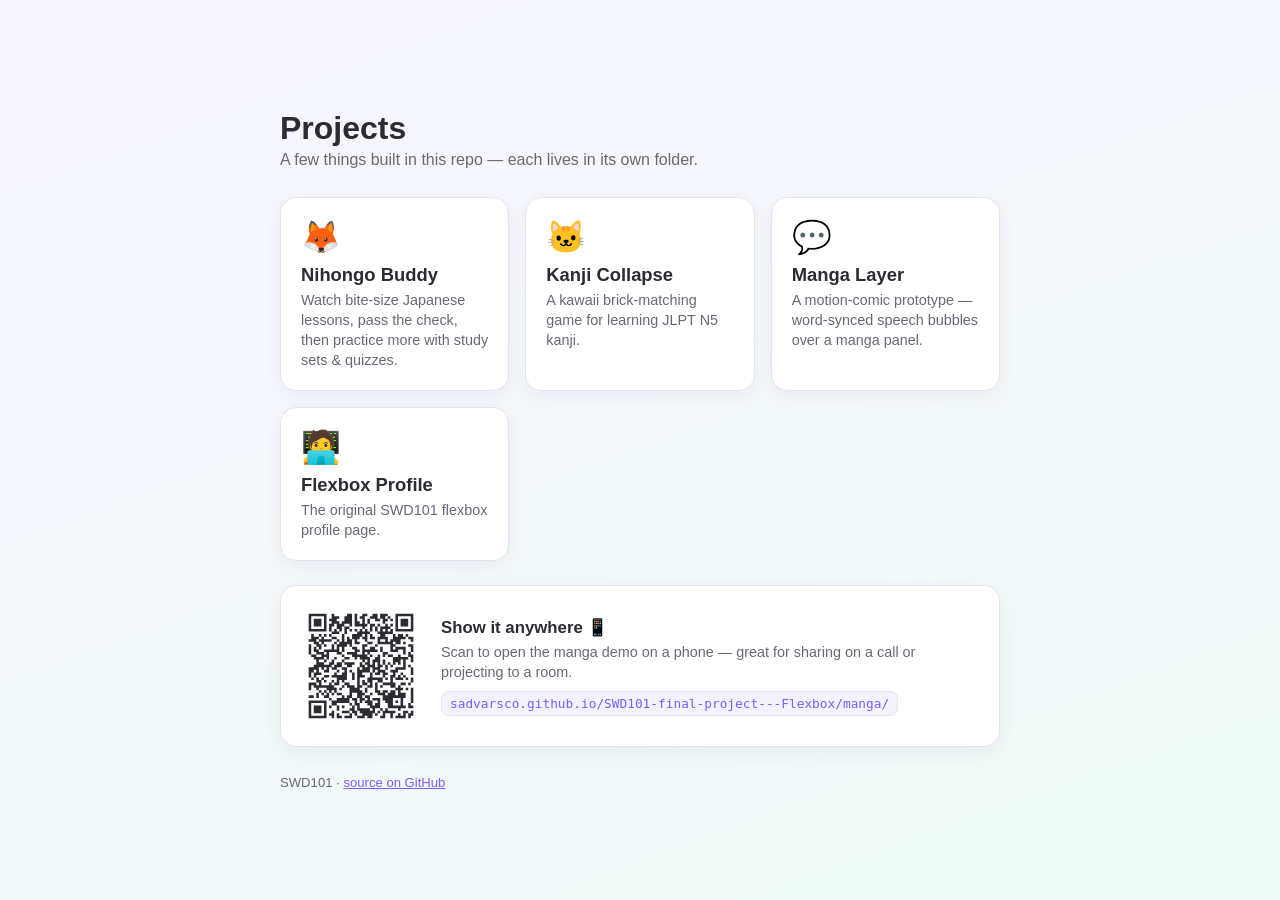
<file: index.html>
<!DOCTYPE html>
<html lang="en">
<head>
  <meta charset="utf-8">
  <meta name="viewport" content="width=device-width, initial-scale=1">
  <title>Projects · Sadre Scott</title>
  <style>
    :root { --ink:#2d2a32; --muted:#6c6675; --line:#e7e3ee; --accent:#7c5cff; }
    * { box-sizing:border-box; }
    body {
      margin:0; min-height:100vh; color:var(--ink);
      font-family:-apple-system,BlinkMacSystemFont,"Segoe UI",Roboto,Helvetica,Arial,sans-serif;
      background:linear-gradient(160deg,#f7f5ff,#eefaf5);
      display:flex; align-items:center; justify-content:center; padding:32px;
    }
    .wrap { width:100%; max-width:720px; }
    h1 { margin:0 0 4px; font-size:2rem; }
    .sub { margin:0 0 28px; color:var(--muted); }
    .grid { display:grid; gap:16px; grid-template-columns:repeat(auto-fit,minmax(200px,1fr)); }
    a.card {
      display:block; text-decoration:none; color:inherit;
      background:#fff; border:1px solid var(--line); border-radius:16px;
      padding:20px; transition:transform .12s ease, box-shadow .15s ease;
      box-shadow:0 6px 18px rgba(80,70,120,.06);
    }
    a.card:hover { transform:translateY(-3px); box-shadow:0 12px 26px rgba(80,70,120,.14); border-color:var(--accent); }
    .emoji { font-size:2rem; }
    .card h2 { margin:8px 0 4px; font-size:1.15rem; }
    .card p { margin:0; color:var(--muted); font-size:.9rem; line-height:1.4; }
    footer { margin-top:28px; color:var(--muted); font-size:.82rem; }
    footer a { color:var(--accent); }
    .share {
      display:flex; align-items:center; gap:20px; margin-top:24px;
      background:#fff; border:1px solid var(--line); border-radius:16px; padding:20px;
      box-shadow:0 6px 18px rgba(80,70,120,.06);
    }
    .share img.qr { width:120px; height:120px; flex:0 0 auto; border-radius:8px; }
    .share h2 { margin:0 0 4px; font-size:1.05rem; }
    .share p { margin:0 0 8px; color:var(--muted); font-size:.9rem; line-height:1.4; }
    .share code {
      display:inline-block; word-break:break-all; font-size:.8rem; color:var(--accent);
      background:#f5f2ff; border:1px solid var(--line); border-radius:8px; padding:4px 8px;
    }
    @media (max-width:440px){ .share { flex-direction:column; text-align:center; } }
  </style>
</head>
<body>
  <div class="wrap">
    <h1>Projects</h1>
    <p class="sub">A few things built in this repo — each lives in its own folder.</p>

    <div class="grid">
      <a class="card" href="nihongo-buddy/">
        <div class="emoji">🦊</div>
        <h2>Nihongo Buddy</h2>
        <p>Watch bite-size Japanese lessons, pass the check, then practice more with study sets &amp; quizzes.</p>
      </a>
      <a class="card" href="kanji/">
        <div class="emoji">🐱</div>
        <h2>Kanji Collapse</h2>
        <p>A kawaii brick-matching game for learning JLPT&nbsp;N5 kanji.</p>
      </a>
      <a class="card" href="manga/">
        <div class="emoji">💬</div>
        <h2>Manga Layer</h2>
        <p>A motion-comic prototype — word-synced speech bubbles over a manga panel.</p>
      </a>
      <a class="card" href="flexbox-profile/">
        <div class="emoji">🧑‍💻</div>
        <h2>Flexbox Profile</h2>
        <p>The original SWD101 flexbox profile page.</p>
      </a>
    </div>

    <div class="share">
      <img class="qr" src="manga/qr.svg" alt="QR code linking to the manga prototype">
      <div>
        <h2>Show it anywhere 📱</h2>
        <p>Scan to open the manga demo on a phone — great for sharing on a call or projecting to a room.</p>
        <code>sadvarsco.github.io/SWD101-final-project---Flexbox/manga/</code>
      </div>
    </div>

    <footer>SWD101 · <a href="https://github.com/Sadvarsco/SWD101-final-project---Flexbox">source on GitHub</a></footer>
  </div>
</body>
</html>
</file>
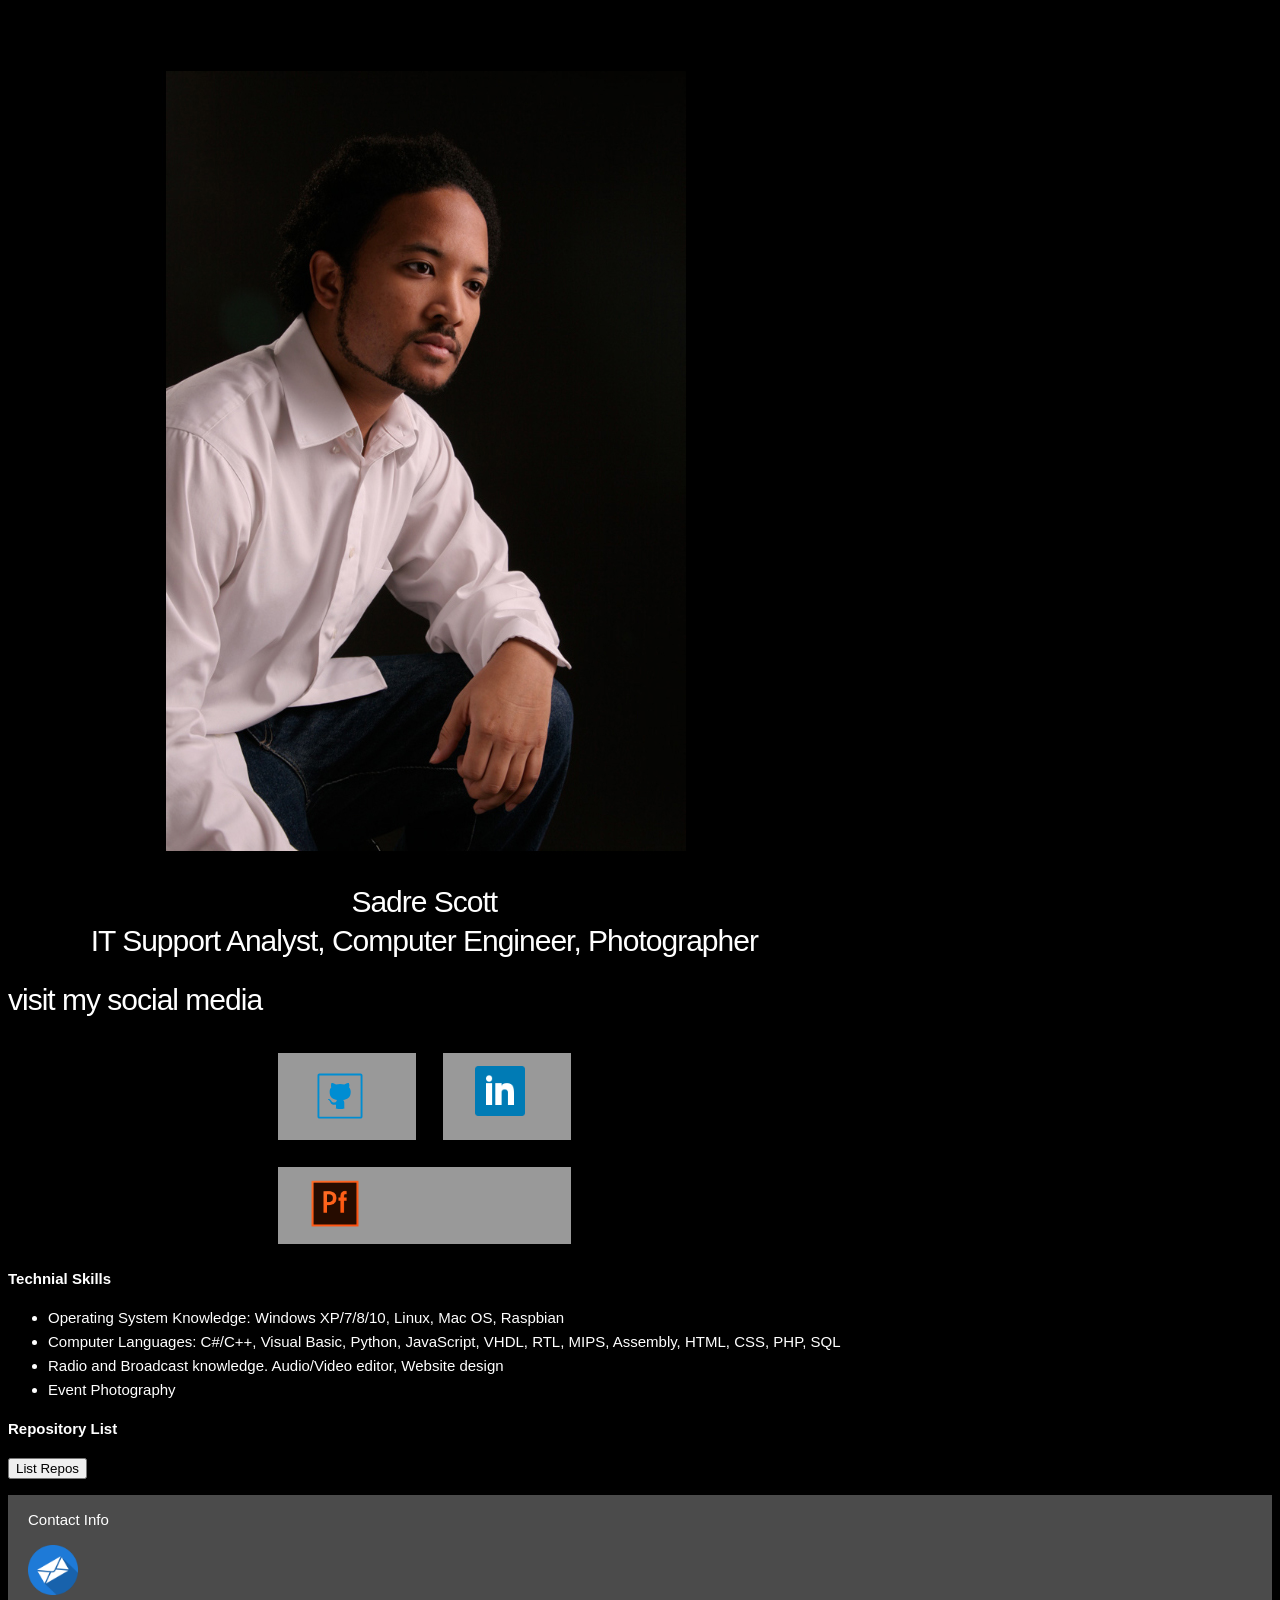
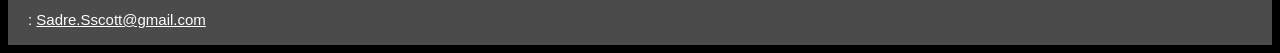
<file: flexbox-profile/index.html>
<!DOCTYPE html>
   <head>
       <meta charset="utf-8">
       <title>Flexbox SW101</title> 
       <link href="style.css" rel="stylesheet">
   </head>
   <!-- <header class="header">
       <h1 >Sadre Scott: <br> IT Support Analyst, Computer Engineer</h1>
   </header> -->
   <body>
       <div class="main">
        <div class="imageme">
           <img src="images/me.jpg"/>
        </div>
        <div class="aboutme">
            <div class="heading">
                <h3 >Sadre Scott <br> IT Support Analyst, Computer Engineer, Photographer</h3>
            </div>
            <h3>visit my social media</h3>
            <div class="button-area">
                <a href="https://github.com/GhettoMario"><span class="github"></span></a>
                <a href="https://www.linkedin.com/in/sadre-scott-5b7137133/"><span class="linkedin"></span></a>
                <a href="https://dna.myportfolio.com/"> <span class="instagram"></span></a>
            </div>
            <div id="github"></div>
            <div id="linked"></div>
            <div id="socialmedia"></div>
            <b><label for="techskills">Technial Skills</label></b>
            <div id="techskills">
                <ul>
                    <li>Operating System Knowledge: Windows XP/7/8/10, Linux, Mac OS, Raspbian</li>
                    <li>Computer Languages: C#/C++, Visual Basic, Python, JavaScript, VHDL, RTL, MIPS, Assembly, HTML, CSS, PHP, SQL</li>
                    <li>Radio and Broadcast knowledge. Audio/Video editor, Website design</li>
                    <li>Event Photography</li>
                    
                </ul>
            </div>
            <b><label for="githubrepolist">Repository List</label></b>
            <div id="githubrepolist">
                    <ul id="repolist">
                    </ul>
                    <button id="button" type="button">List Repos</button>
            </div>
        </div>
       </div>
       
   </body>
   <footer class="footer">
        <div id="contact">Contact Info <br> <span class="email" >Email</span>:
            <a href="mailto:Sadre.Sscott@gmail.com">Sadre.Sscott@gmail.com</a>
        </div>
        <script src="jquery-3.2.1.min.js"></script>
        <script src="https://code.jquery.com/jquery-3.2.1.min.js" integrity="sha256-hwg4gsxgFZhOsEEamdOYGBf13FyQuiTwlAQgxVSNgt4=" crossorigin="anonymous"></script>
        <script src="script.js" type="text/javascript"></script>
   </footer>
</html>
</file>
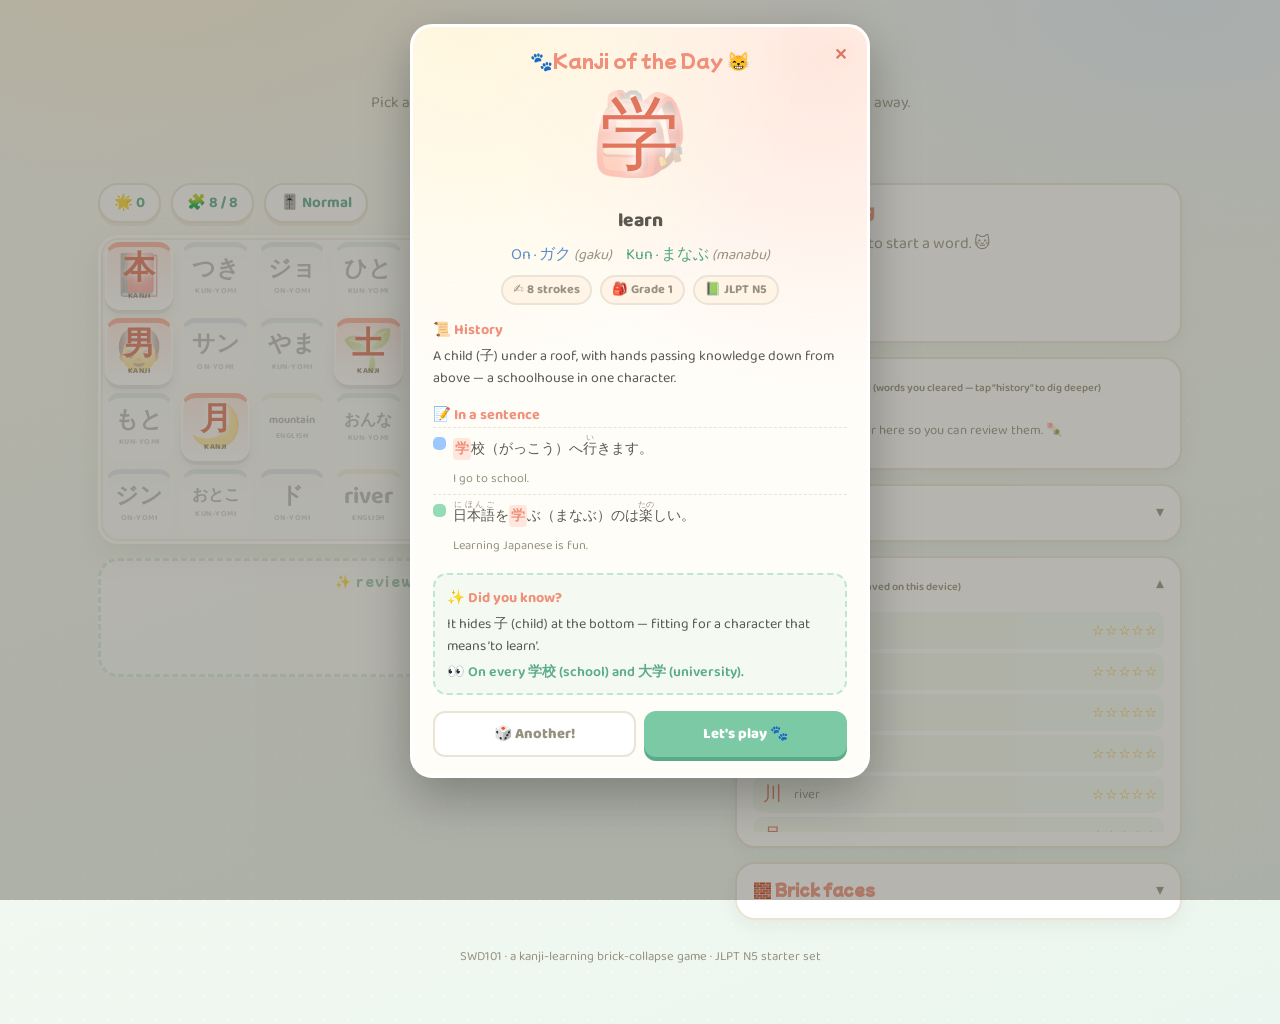
<file: kanji/index.html>
<!DOCTYPE html>
<html lang="en">
<head>
  <meta charset="utf-8">
  <meta name="viewport" content="width=device-width, initial-scale=1">
  <title>Kanji Collapse — a kawaii kanji matching game</title>
  <link rel="preconnect" href="https://fonts.googleapis.com">
  <link rel="preconnect" href="https://fonts.gstatic.com" crossorigin>
  <link href="https://fonts.googleapis.com/css2?family=Baloo+2:wght@500;600;700;800&family=Kosugi+Maru&family=Mochiy+Pop+One&display=swap" rel="stylesheet">
  <link href="css/style.css" rel="stylesheet">
</head>
<body>
  <div class="app">
    <header class="titlebar">
      <h1>🐱 Kanji&nbsp;Collapse</h1>
      <p class="sub">Pick a kanji, gather its readings &amp; meaning in the tray, watch the word float away.</p>
      <button id="kotdBtn" type="button" class="kotd-open">🐾 Kanji of the Day</button>
    </header>

    <main class="layout">
      <!-- Play area -->
      <section class="play">
        <div class="hud">
          <span class="chip">🌟 <b id="score">0</b></span>
          <span class="chip">🧩 <b id="left">0 / 0</b></span>
          <span class="chip">🎚️ <b id="modeLabel">Normal</b></span>
          <button id="hintBtn" type="button" class="chip chip-btn" title="Highlight a correct brick (−5 points, no first-try star)">💡 Hint −5</button>
        </div>

        <div id="board" class="board" aria-label="Kanji brick wall"></div>

        <div class="shelf-wrap">
          <div class="shelf-title">✨ review tray ✨</div>
          <div id="shelf" class="shelf" aria-label="Review tray"></div>
        </div>

        <div id="hint" class="hint"></div>

        <!-- gentle "want it easier?" nudge after lots of misses -->
        <div id="nudge" class="nudge" hidden></div>
      </section>

      <!-- Side panel -->
      <aside class="panel">
        <div class="card target-card">
          <h2>Now matching</h2>
          <div id="target" class="target"></div>
        </div>

        <div class="card">
          <h2>🍡 Collection <span class="hint-small">(words you cleared — tap “history” to dig deeper)</span></h2>
          <div id="collection" class="collection"></div>
        </div>

        <details class="card acc" id="settingsAcc">
          <summary><h2>⚙️ Settings</h2></summary>
          <div class="acc-body">
            <div class="row2">
              <label class="field">Mode
                <select id="mode">
                  <option value="easy">Easy</option>
                  <option value="normal">Normal</option>
                  <option value="hard">Hard</option>
                </select>
              </label>
              <label class="field">Kanji
                <select id="size">
                  <option value="6">6</option>
                  <option value="8">8</option>
                  <option value="12">12</option>
                  <option value="16">16</option>
                </select>
              </label>
            </div>

            <label class="switch"><input type="checkbox" id="sound" checked> 🔊 Sound</label>
            <label class="switch"><input type="checkbox" id="furigana" checked> ふ Furigana on other kanji in example sentences</label>

            <fieldset class="labels">
              <legend>Show labels on bricks</legend>
              <label><input type="checkbox" id="lbl-all" checked> <b>All</b></label>
              <label><input type="checkbox" id="lbl-kanji" checked> Kanji</label>
              <label><input type="checkbox" id="lbl-on" checked> On-yomi</label>
              <label><input type="checkbox" id="lbl-kun" checked> Kun-yomi</label>
              <label><input type="checkbox" id="lbl-en" checked> English</label>
            </fieldset>

            <div class="row2">
              <button id="newGame" type="button" class="primary">↻ New wall</button>
              <button id="reset" type="button" class="ghost">Reset progress</button>
            </div>

            <p class="muted mode-note">Hard mode: no gray-out help, and bricks can show <b>any</b> of a kanji's readings or meanings (月 might appear as ガツ or “month”).</p>
          </div>
        </details>

        <details class="card acc" open>
          <summary><h2>📈 Progress <span class="hint-small">(saved on this device)</span></h2></summary>
          <div class="acc-body">
            <div id="progress" class="progress"></div>
          </div>
        </details>

        <details class="card acc">
          <summary><h2>🧱 Brick faces</h2></summary>
          <div class="acc-body">
            <ul class="legend">
              <li><span class="dot t-kanji"></span><b>Kanji</b> — the character (a meaning-bearing symbol borrowed from Chinese)</li>
              <li><span class="dot t-on"></span><b>On-yomi</b> — the Chinese-derived reading, shown in <span class="jp">カタカナ</span></li>
              <li><span class="dot t-kun"></span><b>Kun-yomi</b> — the native Japanese reading, shown in <span class="jp">ひらがな</span></li>
              <li><span class="dot t-en"></span><b>English</b> — the meaning <span class="muted">(more languages later)</span></li>
            </ul>
            <p class="muted">Cleared words land in the <b>Collection</b> with example sentences for both readings, plus history &amp; related kanji.</p>
          </div>
        </details>
      </aside>
    </main>

    <footer class="foot">
      <p>SWD101 · a kanji-learning brick-collapse game · JLPT N5 starter set</p>
    </footer>
  </div>

  <!-- Kanji of the Day popup -->
  <div id="kotd" class="modal" hidden>
    <div id="kotdBody" class="kotd-card"></div>
  </div>

  <script src="js/data.js"></script>
  <script src="js/romaji.js"></script>
  <script src="js/srs.js"></script>
  <script src="js/audio.js"></script>
  <script src="js/game.js"></script>
</body>
</html>
</file>
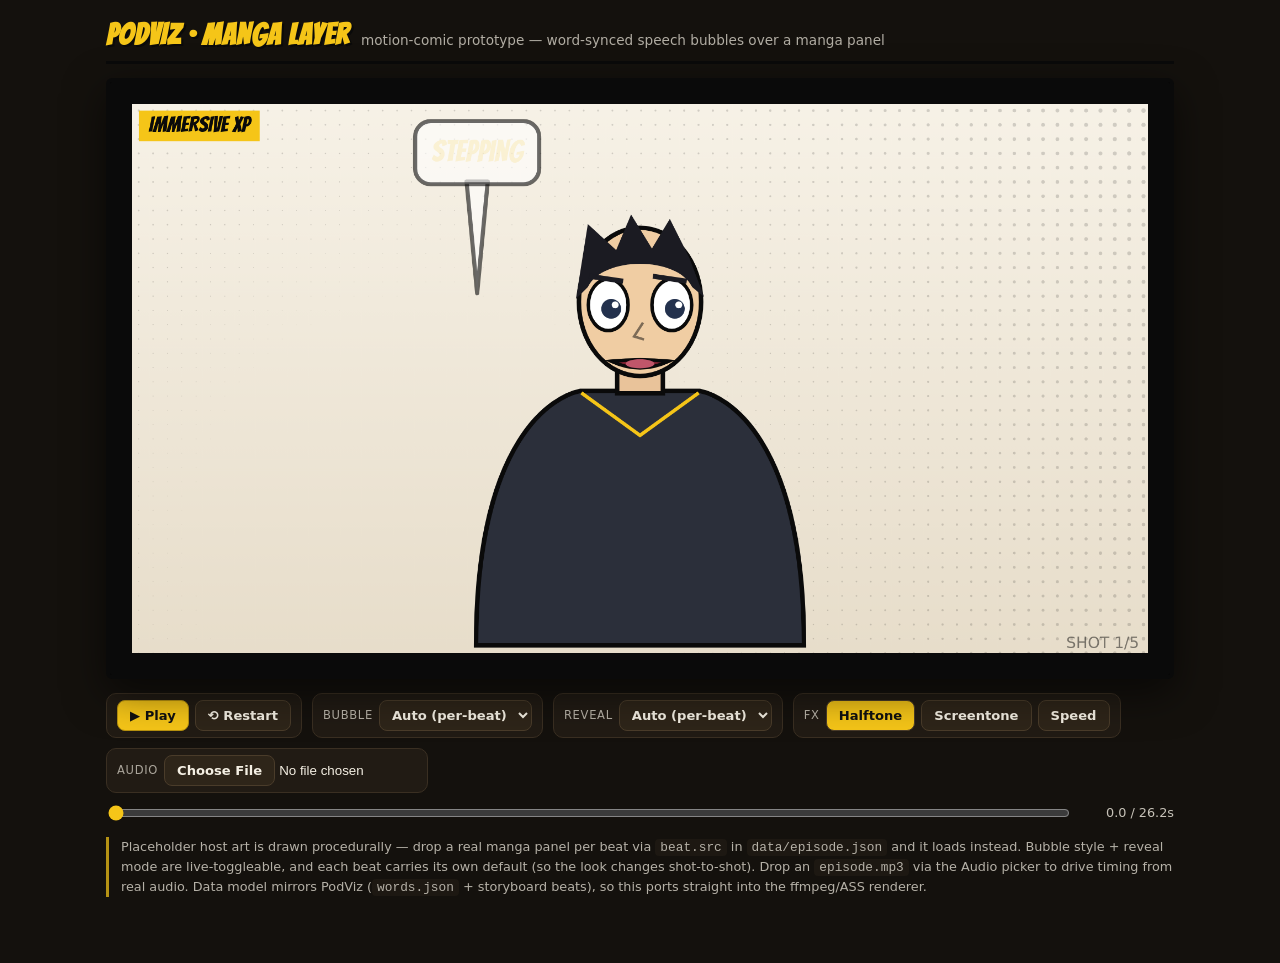
<file: manga/index.html>
<!DOCTYPE html>
<html lang="en">
<head>
  <meta charset="utf-8">
  <meta name="viewport" content="width=device-width, initial-scale=1">
  <title>PodViz — Manga Motion-Comic Prototype</title>
  <link href="https://fonts.googleapis.com/css2?family=Bangers&display=swap" rel="stylesheet">
  <link href="css/manga.css" rel="stylesheet">
</head>
<body>
  <div class="app">
    <div class="titlebar">
      <h1>PODVIZ · MANGA LAYER</h1>
      <span class="sub">motion-comic prototype — word-synced speech bubbles over a manga panel</span>
    </div>

    <div class="stage">
      <canvas id="stage" width="1920" height="1080"></canvas>
    </div>

    <div class="controls">
      <div class="group">
        <button id="play" class="primary">▶ Play</button>
        <button id="restart">⟲ Restart</button>
      </div>

      <div class="group">
        <label>Bubble</label>
        <select id="bubbleStyle">
          <option value="auto">Auto (per-beat)</option>
          <option value="vector-round">Vector · round</option>
          <option value="vector-cloud">Vector · cloud</option>
          <option value="vector-spiky">Vector · shout</option>
          <option value="png">PNG · burst art</option>
        </select>
      </div>

      <div class="group">
        <label>Reveal</label>
        <select id="caption">
          <option value="auto">Auto (per-beat)</option>
          <option value="typeon">Type-on</option>
          <option value="karaoke">Karaoke</option>
        </select>
      </div>

      <div class="group">
        <label>FX</label>
        <button id="fxHalftone" class="on" data-fx="halftone">Halftone</button>
        <button id="fxScreentone" data-fx="screentone">Screentone</button>
        <button id="fxSpeed" data-fx="speedlines">Speed</button>
      </div>

      <div class="group">
        <label>Audio</label>
        <input id="audioFile" type="file" accept="audio/*">
      </div>
    </div>

    <div class="controls" style="margin-top:10px;">
      <div class="scrub">
        <input id="seek" type="range" min="0" max="100" value="0" step="0.1">
        <span class="time" id="time">0.0 / 0.0s</span>
      </div>
    </div>

    <p class="hint">
      Placeholder host art is drawn procedurally — drop a real manga panel per beat via
      <code>beat.src</code> in <code>data/episode.json</code> and it loads instead.
      Bubble style + reveal mode are live-toggleable, and each beat carries its own default
      (so the look changes shot-to-shot). Drop an <code>episode.mp3</code> via the Audio picker
      to drive timing from real audio. Data model mirrors PodViz (<code>words.json</code> + storyboard beats),
      so this ports straight into the ffmpeg/ASS renderer.
    </p>
  </div>

  <script src="js/manga.js"></script>
</body>
</html>
</file>
<file: flexbox-profile/style.css>
/*=====general purpose utility classes==*/

.flex{
  display: flex;
  flex-direction: column;
}
.imageme{
}
.aboutme{

    vertical-align: text-top;
}
.heading{
    vertical-align: text-top;
    text-align: center;
    font-size: medium;
}
.main{
    display: flex;
    flex-wrap: wrap;
    overflow: hidden;
    margin: 1em 0;
    /*border: 1px solid #333;*/
    align-items: stretch;
}

.footer{
    background: rgb(75, 75, 75);
    color: white;
    line-height: 50px;
    padding: 0 20px;
}

span.email{
    width:50px;
    height:50px;
    content:url("images/email-icon.png");
}
span.github{
  width:60px;
  height:60px;
  content:url("images/github.svg");
}
span.linkedin{
  width:50px;
  height:50px;
  content:url("images/linkedin.png");
}
span.instagram{
  width:50px;
  height:50px;
  content:url("images/instagram.png");
}

span.stall {
}
.flex-row {
  flex-direction: row;
}


/*----------Grid------------*/

.container-fluid
{
  width: 100%;
}

.container,.container-fluid {
  margin: 0 auto;
  padding: 0 15px;
}


.row {
  @extend .flex;
  flex-wrap: wrap;
  margin-left: -.5rem;
  margin-right: -.5rem;
}

.row >* {
  width: 100%;
  padding-left: .5rem;
  padding-right: .5rem;
}


/* html is set to 62.5% so that all the REM measurements throughout Flex Skeleton
are based on 10px sizing. So basically 1.5rem = 15px :) */
.button-area {
  margin: 10px auto;
  display: flex;
  flex-direction: row;
  justify-content: space-between;
  flex-wrap: wrap;
  max-width: 320px;
  a {
   background: #999;
    padding: 1em 2.4em;
    font-size: .9em;
    margin: 1em;
    color: white;
    text-decoration: none;
    flex-grow: 1;
    text-align: center;
  }
}

span {
  display: flex;
  position: relative;
  z-index: 1;
}
html {
  font-size: 62.5%;
}

a{
    color: white;
}
a:hover{
  color: blue;
}
a:active{
  color: gray;
}
body {
  font-size: 1.5em;
  line-height: 1.6;
  font-weight: 400;
  font-family: "Raleway", "HelveticaNeue", "Helvetica Neue", Helvetica, Arial, sans-serif;
  color: rgb(255, 255, 255);
  background-color: black;
}


/* Typography
–––––––––––––––––––––––––––––––––––––––––––––––––– */

h1,
h2,
h3,
h4,
h5,
h6 {
  margin-top: 0;
  margin-bottom: 2rem;
  font-weight: 300;
}

h1 {
  font-size: 4.0rem;
  line-height: 1.2;
  letter-spacing: -.1rem;
}

h2 {
  font-size: 3.6rem;
  line-height: 1.25;
  letter-spacing: -.1rem;
}

h3 {
  font-size: 3.0rem;
  line-height: 1.3;
  letter-spacing: -.1rem;
}

h4 {
  font-size: 2.4rem;
  line-height: 1.35;
  letter-spacing: -.08rem;
}

h5 {
  font-size: 1.8rem;
  line-height: 1.5;
  letter-spacing: -.05rem;
}

h6 {
  font-size: 1.5rem;
  line-height: 1.6;
  letter-spacing: 0;
}
</file>
<file: kanji/css/style.css>
/* =========================================================
   KANJI COLLAPSE — kawaii theme v2
   Cream / mint / sky base with coral used only as an accent
   (v1 was too pink). Soft, rounded, cat-game vibes.
   ========================================================= */

:root {
  --ink: #5b594f;
  --ink-soft: #97927f;
  --card: #ffffff;
  --line: #eae4d6;          /* warm sand borders */
  --accent: #f0907a;        /* coral — headings & highlights only */
  --accent-soft: #ffe7de;
  --mint: #7cc9a5;          /* buttons / positive */
  --mint-deep: #5cab88;

  /* pastel face colors */
  --c-kanji: #ffb3a0;  --c-kanji-2: #ffece5;
  --c-on:    #9cc7ff;  --c-on-2:    #e5f0ff;
  --c-kun:   #93dcb6;  --c-kun-2:   #e4f7ec;
  --c-en:    #ffd98e;  --c-en-2:    #fff4da;

  --radius: 20px;
  --brick-radius: 15px;
}

* { box-sizing: border-box; }
html { font-size: 16px; }

body {
  margin: 0;
  min-height: 100vh;
  color: var(--ink);
  font-family: "Baloo 2", "Kosugi Maru", system-ui, sans-serif;
  background:
    radial-gradient(900px 460px at 12% -5%, #fff6dd 0%, transparent 55%),
    radial-gradient(900px 500px at 92% 0%, #e7f2fb 0%, transparent 55%),
    radial-gradient(circle at 50% 50%, rgba(255,255,255,.5) 1px, transparent 1.5px) 0 0/24px 24px,
    linear-gradient(160deg, #fdfbf3, #eaf6ef);
}

.jp,
.face,
.target-kanji { font-family: "Kosugi Maru", "Baloo 2", sans-serif; }

.app { max-width: 1120px; margin: 0 auto; padding: 22px 18px 44px; }

/* ---------- header ---------- */
.titlebar { text-align: center; margin-bottom: 18px; }
.titlebar h1 {
  font-family: "Mochiy Pop One", "Baloo 2", sans-serif;
  margin: 0 0 6px;
  font-size: clamp(1.8rem, 5vw, 2.7rem);
  color: var(--accent);
  text-shadow: 0 3px 0 var(--accent-soft);
}
.titlebar .sub { margin: 0; color: var(--ink-soft); font-size: .98rem; }
.kotd-open {
  margin-top: 10px;
  font-family: "Baloo 2"; font-weight: 800; font-size: .9rem;
  color: #fff; background: linear-gradient(180deg, #ffb3a0, #f0907a);
  border: 0; border-radius: 999px; padding: 8px 18px; cursor: pointer;
  box-shadow: 0 4px 0 #d97862, 0 6px 14px rgba(240,144,122,.35);
}
.kotd-open:hover { filter: brightness(1.05); }
.kotd-open:active { transform: translateY(2px); box-shadow: 0 2px 0 #d97862; }

/* ---------- "want it easier?" nudge ---------- */
.nudge {
  margin: 14px auto 0;
  max-width: 460px;
  background: #fff;
  border: 2px solid var(--c-en);
  border-radius: 16px;
  padding: 14px 16px;
  text-align: center;
  box-shadow: 0 8px 22px rgba(240,180,100,.25);
}
.nudge[hidden] { display: none; }
.nudge-cat { font-size: 1.8rem; display: block; }
.nudge p { margin: 4px 0 10px; font-weight: 600; }
.nudge-btns { display: flex; gap: 8px; flex-wrap: wrap; justify-content: center; }
.nudge-btns button { flex: 0 1 auto; font-family: "Baloo 2"; font-weight: 800; border-radius: 12px; padding: 8px 12px; cursor: pointer; border: 2px solid transparent; }
.nudge-btns .primary { background: var(--mint); color: #fff; box-shadow: 0 4px 0 var(--mint-deep); }
.nudge-btns .ghost { background: #fff; color: var(--ink-soft); border-color: var(--line); }
.nudge-btns .primary:active { transform: translateY(2px); box-shadow: 0 2px 0 var(--mint-deep); }

/* ---------- Kanji of the Day modal ---------- */
.modal {
  position: fixed; inset: 0; z-index: 50;
  display: flex; align-items: flex-start; justify-content: center;
  padding: 24px 14px;
  background: rgba(91,89,79,.45);
  overflow-y: auto;
  animation: fadein .2s ease;
}
.modal[hidden] { display: none; }
@keyframes fadein { from { opacity: 0; } }
.kotd-card {
  position: relative;
  width: 100%; max-width: 460px;
  background:
    radial-gradient(circle at 12% 0%, #fff6dd 0%, transparent 40%),
    radial-gradient(circle at 90% 4%, #ffe7de 0%, transparent 40%),
    #fffdf8;
  border: 3px solid #fff;
  border-radius: 22px;
  padding: 20px 20px 18px;
  box-shadow: 0 18px 50px rgba(0,0,0,.28);
  animation: pop .28s cubic-bezier(.2,1.3,.4,1);
}
@keyframes pop { from { transform: scale(.85); opacity: 0; } }
.kotd-x {
  position: absolute; top: 12px; right: 12px;
  width: 30px; height: 30px; border-radius: 50%;
  border: 0; cursor: pointer;
  background: #ffe7de; color: #d97862; font-weight: 800; font-size: 1rem;
}
.kotd-x:hover { background: #ffd6c8; }
.kotd-head {
  text-align: center;
  font-family: "Mochiy Pop One", sans-serif;
  color: var(--accent); font-size: 1.15rem;
}
.kotd-paw { filter: none; }
.kotd-hero {
  position: relative;
  display: flex; align-items: center; justify-content: center;
  height: 120px; margin: 6px 0;
}
.kotd-pic { position: absolute; font-size: 5rem; opacity: .28; }
.kotd-k { position: relative; font-size: 5rem; color: #e2765d; line-height: 1; text-shadow: 0 0 10px #fff, 0 0 18px #fff; }
.kotd-mean { text-align: center; font-weight: 800; font-size: 1.2rem; color: var(--ink); }
.kotd-reads { display: flex; justify-content: center; gap: 14px; flex-wrap: wrap; margin: 6px 0 4px; }
.kotd-reads .r-on { color: #5c8ec9; }
.kotd-reads .r-kun { color: #4fa87d; }
.kotd-stats {
  display: flex; justify-content: center; gap: 8px; flex-wrap: wrap; margin: 8px 0 4px;
}
.kotd-stats span {
  background: #fff4e6; border: 2px solid var(--line); border-radius: 999px;
  padding: 3px 10px; font-size: .78rem; font-weight: 700; color: var(--ink-soft);
}
.kotd-sec { margin-top: 12px; }
.kotd-sec > b { color: var(--accent); font-size: .9rem; }
.kotd-sec p { margin: 4px 0 0; font-size: .88rem; line-height: 1.55; }
.kotd-fun {
  background: #f4faf1; border: 2px dashed #bfe6cf; border-radius: 14px; padding: 10px 12px;
}
.kotd-spot { color: var(--mint-deep); font-weight: 600; }
.kotd-btns { display: flex; gap: 8px; margin-top: 16px; }
.kotd-btns button { flex: 1; font-family: "Baloo 2"; font-weight: 800; border-radius: 12px; padding: 10px; cursor: pointer; border: 2px solid transparent; }
.kotd-btns .primary { background: var(--mint); color: #fff; box-shadow: 0 4px 0 var(--mint-deep); }
.kotd-btns .primary:active { transform: translateY(2px); box-shadow: 0 2px 0 var(--mint-deep); }
.kotd-btns .ghost { background: #fff; color: var(--ink-soft); border-color: var(--line); }

/* ---------- layout ---------- */
.layout { display: flex; flex-wrap: wrap; gap: 20px; align-items: flex-start; }
.play { flex: 1 1 460px; min-width: 300px; }
.panel { flex: 1 1 290px; min-width: 260px; display: flex; flex-direction: column; gap: 14px; }

/* ---------- hud ---------- */
.hud { display: flex; gap: 10px; margin-bottom: 12px; flex-wrap: wrap; align-items: center; }
.chip {
  background: #fff;
  border: 2px solid var(--line);
  border-radius: 999px;
  padding: 6px 14px;
  font-size: .95rem;
  box-shadow: 0 3px 0 #f1ecdf;
}
.chip b { color: var(--mint-deep); }
.chip-btn {
  font-family: "Baloo 2"; font-weight: 800; color: var(--ink);
  cursor: pointer; margin-left: auto;
  border-color: #ffe3b8; background: #fffaf0;
}
.chip-btn:hover { background: #fff3d9; }
.chip-btn:active { transform: translateY(1px); }

/* ---------- board / bricks ---------- */
.board {
  --rows: 4;
  position: relative;
  width: 100%;
  aspect-ratio: 8 / var(--rows);
  background: rgba(255,255,255,.6);
  border: 3px solid #fff;
  border-radius: var(--radius);
  box-shadow: 0 10px 28px rgba(150,160,140,.18), inset 0 0 0 2px #f4efe3;
  overflow: hidden;
}

.tile {
  position: absolute;
  padding: 0; border: 0; background: transparent;
  cursor: pointer; font: inherit; color: inherit;
  transition: top .3s cubic-bezier(.3,1.3,.5,1), left .3s ease;
}

.brick {
  position: absolute;
  inset: 4px;
  display: flex;
  flex-direction: column;
  align-items: center;
  justify-content: center;
  gap: 2px;
  border-radius: var(--brick-radius);
  background: linear-gradient(180deg, #ffffff, #fbf8f0);
  border: 2px solid #fff;
  box-shadow: 0 4px 0 rgba(0,0,0,.05), 0 6px 12px rgba(160,160,140,.16);
  overflow: hidden;
  transition: transform .12s ease, box-shadow .15s ease;
}
.tile:hover .brick { transform: translateY(-2px); }
.tile:active .brick { transform: translateY(1px); }

.face {
  font-size: clamp(.85rem, 3.2vw, 1.45rem);
  font-weight: 700;
  line-height: 1.05;
  text-align: center;
  padding: 0 3px;
  color: var(--ink);
  white-space: nowrap; /* JS (fitFace) shrinks the font until it fits */
}

.tag {
  font-size: .5rem;
  letter-spacing: .06em;
  text-transform: uppercase;
  color: var(--ink-soft);
  font-family: "Baloo 2", sans-serif;
  font-weight: 700;
}
.face, .tag { position: relative; z-index: 1; }

/* Easy & Normal: a meaning-image peeks out from behind the kanji. */
.pic {
  display: none;
  position: absolute;
  inset: 0;
  align-items: center;
  justify-content: center;
  font-size: 2.6em;
  opacity: .38;
  filter: saturate(1.15);
  pointer-events: none;
  z-index: 0;
}
.show-pics .t-kanji .pic { display: flex; }
.show-pics .t-kanji .face {
  text-shadow: 0 0 6px #fff, 0 0 12px #fff; /* keep the kanji readable over the art */
}
.tile.shelved .pic { font-size: 2em; }

/* per-type pastel tops */
.t-kanji .brick { background: linear-gradient(180deg, var(--c-kanji-2), #fff); border-top: 5px solid var(--c-kanji); }
.t-on .brick    { background: linear-gradient(180deg, var(--c-on-2), #fff);    border-top: 5px solid var(--c-on); }
.t-kun .brick   { background: linear-gradient(180deg, var(--c-kun-2), #fff);   border-top: 5px solid var(--c-kun); }
.t-en .brick    { background: linear-gradient(180deg, var(--c-en-2), #fff);    border-top: 5px solid var(--c-en); }
.t-kanji .face  { font-size: clamp(1.1rem, 4.3vw, 2rem); color: #e2765d; }

/* hide labels when toggled off (applied on <body> so tray tiles react too) */
.hide-lbl-kanji .t-kanji .tag,
.hide-lbl-on    .t-on .tag,
.hide-lbl-kun   .t-kun .tag,
.hide-lbl-en    .t-en .tag { display: none; }

/* states */
.tile.disabled { pointer-events: none; }
.tile.disabled .brick { filter: grayscale(.75) brightness(1.04); opacity: .4; box-shadow: none; }
.tile.wrong .brick {
  border-color: #ff9d9d;
  box-shadow: 0 0 0 3px #ffc4c4, 0 4px 10px rgba(255,130,130,.3);
}
.tile.shake .brick { animation: shake .35s ease; }
@keyframes shake {
  0%,100% { transform: translateX(0); }
  25% { transform: translateX(-5px); }
  50% { transform: translateX(5px); }
  75% { transform: translateX(-4px); }
}
.tile.hint-pulse .brick { animation: hintpulse 1.1s ease-in-out 2; }
@keyframes hintpulse {
  0%,100% { box-shadow: 0 4px 0 rgba(0,0,0,.05), 0 6px 12px rgba(160,160,140,.16); }
  50% { box-shadow: 0 0 0 4px #ffd98e, 0 0 22px rgba(255,200,110,.75); transform: translateY(-3px); }
}

/* ---------- review tray ---------- */
.shelf-wrap {
  margin-top: 14px;
  background: rgba(255,255,255,.65);
  border: 3px dashed #d8ecdd;
  border-radius: var(--radius);
  padding: 10px 12px 14px;
  min-height: 96px;
}
.shelf-title {
  text-align: center;
  font-family: "Mochiy Pop One", sans-serif;
  color: #9cc9ae;
  font-size: .8rem;
  letter-spacing: .1em;
  margin-bottom: 8px;
}
.shelf {
  display: flex;
  flex-wrap: wrap;
  gap: 10px;
  justify-content: center;
  align-items: center;
  min-height: 62px;
}
.tile.shelved {
  position: relative;
  left: auto; top: auto;
  width: 62px; height: 62px;
  flex: 0 0 auto;
}
.tile.shelved:hover .brick { transform: none; }
.tile.shelved .face { font-size: 1rem; }
.tile.shelved.t-kanji .face { font-size: 1.35rem; }

/* ---------- hint toast ---------- */
.hint {
  margin: 14px auto 0;
  width: fit-content;
  max-width: 100%;
  background: #fff;
  border: 2px solid var(--line);
  color: var(--ink);
  padding: 9px 18px;
  border-radius: 999px;
  font-weight: 600;
  box-shadow: 0 6px 16px rgba(150,160,140,.22);
  opacity: 0;
  transform: translateY(6px);
  transition: opacity .2s ease, transform .2s ease;
}
.hint.show { opacity: 1; transform: translateY(0); }

/* ---------- win ---------- */
.win {
  position: absolute; inset: 0;
  display: flex; flex-direction: column; align-items: center; justify-content: center;
  gap: 2px; text-align: center;
}
.win-cat { font-size: 3rem; animation: bob 1.2s ease-in-out infinite; }
@keyframes bob { 50% { transform: translateY(-8px); } }
.win h2 { margin: 4px 0 0; color: var(--accent); font-family: "Mochiy Pop One", sans-serif; }
.win p { margin: 0; color: var(--ink-soft); }
.win b { color: var(--mint-deep); }
.win-actions { display: flex; gap: 8px; margin-top: 14px; flex-wrap: wrap; justify-content: center; }
.win-btn { flex: 0 0 auto; }

/* ---------- side cards ---------- */
.card {
  background: var(--card);
  border: 2px solid var(--line);
  border-radius: var(--radius);
  padding: 14px 16px;
  box-shadow: 0 6px 16px rgba(160,160,140,.13);
}
.card h2 {
  margin: 0 0 10px;
  font-family: "Mochiy Pop One", sans-serif;
  font-size: .95rem;
  color: var(--accent);
}
.hint-small { font-family: "Baloo 2"; font-size: .68rem; color: var(--ink-soft); font-weight: 600; }

/* accordion cards */
details.acc { padding: 0; }
details.acc > summary {
  list-style: none;
  cursor: pointer;
  padding: 14px 16px;
  border-radius: var(--radius);
  user-select: none;
}
details.acc > summary::-webkit-details-marker { display: none; }
details.acc > summary h2 { display: inline; margin: 0; }
details.acc > summary::after {
  content: "▾";
  float: right;
  color: var(--ink-soft);
  transition: transform .2s ease;
}
details.acc[open] > summary::after { transform: rotate(180deg); }
details.acc > summary:hover { background: #fdfaf2; }
.acc-body { padding: 0 16px 14px; }

/* target */
.target { min-height: 96px; }
.target-empty { color: var(--ink-soft); margin: 6px 0; }
.target-kanji {
  font-size: 3rem; text-align: center; line-height: 1;
  color: #e2765d; margin-bottom: 8px;
}
.target-list { list-style: none; margin: 0 0 10px; padding: 0; }
.target-list li {
  display: flex; align-items: center; gap: 8px;
  padding: 5px 0; border-top: 1px solid var(--line);
  color: var(--ink-soft);
}
.target-list li.got { color: var(--ink); font-weight: 700; }
.target-list li.now {
  color: var(--accent); font-weight: 700;
  background: var(--accent-soft); border-radius: 8px;
  margin: 0 -6px; padding-left: 6px; padding-right: 6px;
}
.target-list li.now::after { content: " ← find this"; font-size: .72rem; color: var(--accent); }
.target-list li[title] { cursor: help; }
.target-list .ttype { flex: 1; font-size: .82rem; position: relative; }
/* custom hover bubble (in addition to the native title tooltip) */
.target-list .ttip {
  position: absolute;
  left: 0; bottom: 130%;
  z-index: 5;
  width: max-content; max-width: 220px;
  background: var(--ink); color: #fff;
  font-size: .72rem; font-weight: 600;
  padding: 5px 9px; border-radius: 8px;
  box-shadow: 0 6px 16px rgba(0,0,0,.2);
  opacity: 0; transform: translateY(4px);
  pointer-events: none; transition: opacity .15s ease, transform .15s ease;
}
.target-list li:hover .ttip { opacity: 1; transform: translateY(0); }
.target-links { display: flex; gap: 8px; }
.target-links a {
  flex: 1; text-align: center; text-decoration: none;
  background: #f7fbf5; border: 2px solid var(--line); border-radius: 10px;
  padding: 6px; font-size: .82rem; color: var(--mint-deep); font-weight: 700;
}
.target-links a:hover { background: #edf7ec; }

/* ---------- collection word cards ---------- */
.collection { display: flex; flex-direction: column; gap: 10px; max-height: 380px; overflow: auto; }
.wordcard {
  border: 2px solid var(--line);
  border-radius: 14px;
  padding: 10px 12px;
  background: #fffdf8;
}
.wc-head { display: flex; align-items: center; gap: 10px; margin-bottom: 6px; }
.wc-k { font-size: 2rem; line-height: 1; color: #e2765d; }
.wc-readings { display: flex; flex-direction: column; gap: 1px; font-size: .8rem; }
.wc-r.r-on  { color: #5c8ec9; }
.wc-r.r-kun { color: #4fa87d; }
.wc-r.r-en  { color: #b5924b; font-family: "Baloo 2"; font-weight: 700; }
.wc-r .rom { color: var(--ink-soft); font-weight: 400; font-size: .92em; }
.wc-ex {
  display: flex; align-items: flex-start; gap: 7px;
  padding: 5px 0; border-top: 1px dashed var(--line);
  font-size: .86rem; flex-wrap: wrap;
}
.wc-ex .dot { margin-top: 4px; }
.wc-jp { flex: 1 1 100%; line-height: 1.9; } /* room for furigana above */
.wc-jp .hl { color: var(--accent); font-weight: 700; background: var(--accent-soft); border-radius: 4px; padding: 0 2px; }
.wc-jp rt { font-size: .55em; color: var(--ink-soft); font-weight: 400; }
body.no-furigana .wc-jp rt { display: none; }
body.no-furigana .wc-jp { line-height: 1.5; }
.wc-en { flex: 1 1 100%; color: var(--ink-soft); font-size: .78rem; padding-left: 20px; }
.wc-ex .dot + .wc-jp { flex: 1 1 auto; }
.wc-more { margin-top: 6px; }
.wc-more summary {
  cursor: pointer; font-size: .78rem; font-weight: 700;
  color: var(--mint-deep); user-select: none;
}
.wc-more[open] summary { margin-bottom: 6px; }
.wc-etym { margin: 0 0 8px; font-size: .82rem; line-height: 1.5; color: var(--ink); }
.wc-rel { display: flex; align-items: center; gap: 6px; flex-wrap: wrap; margin-bottom: 8px; font-size: .78rem; }
.rel-chip {
  display: inline-block; text-decoration: none;
  border: 2px solid var(--line); border-radius: 8px;
  padding: 2px 8px; font-size: 1rem; color: var(--ink);
  background: #fff;
}
.rel-chip:hover { border-color: var(--c-on); background: var(--c-on-2); }
.wc-links { display: flex; gap: 8px; }
.wc-links a {
  flex: 1; text-align: center; text-decoration: none;
  background: #f7fbf5; border: 2px solid var(--line); border-radius: 10px;
  padding: 5px; font-size: .78rem; color: var(--mint-deep); font-weight: 700;
}
.wc-links a:hover { background: #edf7ec; }

/* settings */
.row2 { display: flex; gap: 10px; }
.field { flex: 1; display: flex; flex-direction: column; font-size: .78rem; color: var(--ink-soft); font-weight: 700; gap: 3px; }
select, .field select {
  font-family: "Baloo 2"; font-size: .9rem; color: var(--ink);
  background: #fbf9f2; border: 2px solid var(--line); border-radius: 10px; padding: 7px 8px;
}
.switch { display: flex; align-items: center; gap: 8px; margin: 12px 0; font-weight: 700; color: var(--ink); cursor: pointer; }
.labels { border: 2px solid var(--line); border-radius: 14px; margin: 0 0 12px; padding: 8px 12px 10px; }
.labels legend { font-size: .74rem; color: var(--ink-soft); font-weight: 700; padding: 0 6px; }
.labels label { display: inline-flex; align-items: center; gap: 5px; margin: 4px 10px 2px 0; font-size: .85rem; cursor: pointer; }
input[type="checkbox"] { accent-color: var(--mint); width: 15px; height: 15px; }
.mode-note { margin: 10px 0 0; }

button.primary, button.ghost {
  font-family: "Baloo 2"; font-weight: 800; font-size: .92rem;
  border-radius: 12px; padding: 9px 12px; cursor: pointer; flex: 1;
  border: 2px solid transparent;
}
button.primary { background: var(--mint); color: #fff; box-shadow: 0 4px 0 var(--mint-deep); }
button.primary:hover { filter: brightness(1.05); }
button.primary:active { transform: translateY(2px); box-shadow: 0 2px 0 var(--mint-deep); }
button.ghost { background: #fff; color: var(--ink-soft); border-color: var(--line); }
button.ghost:hover { background: #faf7ef; }

/* progress */
.progress { display: flex; flex-direction: column; gap: 4px; max-height: 220px; overflow: auto; }
.prow { display: flex; align-items: center; gap: 8px; padding: 3px 6px; border-radius: 10px; }
.prow.live { background: #f4faf1; }
.prow .pk { font-size: 1.2rem; width: 1.4em; text-align: center; color: #e2765d; }
.prow .pen { flex: 1; font-size: .82rem; color: var(--ink-soft); }
.prow .pstars { color: #f3b53c; letter-spacing: 1px; font-size: .85rem; }
.muted { color: var(--ink-soft); font-size: .82rem; }

/* legend */
.legend { list-style: none; margin: 0 0 8px; padding: 0; }
.legend li { display: flex; align-items: flex-start; gap: 8px; padding: 5px 0; font-size: .84rem; color: var(--ink); }
.dot { width: 13px; height: 13px; border-radius: 5px; flex: none; margin-top: 3px; }
.dot.t-kanji { background: var(--c-kanji); }
.dot.t-on { background: var(--c-on); }
.dot.t-kun { background: var(--c-kun); }
.dot.t-en { background: var(--c-en); }

/* footer */
.foot { text-align: center; color: var(--ink-soft); font-size: .8rem; margin-top: 26px; }

/* responsive */
@media (max-width: 760px) {
  .panel { width: 100%; }
  .chip-btn { margin-left: 0; }
}
</file>
<file: manga/css/manga.css>
:root {
  --ink: #0a0a0a;
  --paper: #f4efe3;
  --accent: #f5c518;
  --panel-gap: 18px;
}

* { box-sizing: border-box; }

html, body {
  margin: 0;
  background: #14110d;
  color: var(--paper);
  font-family: "Bangers", "Comic Sans MS", "Arial Black", system-ui, sans-serif;
  -webkit-font-smoothing: antialiased;
}

.app {
  max-width: 1100px;
  margin: 0 auto;
  padding: 18px 16px 56px;
}

.titlebar {
  display: flex;
  align-items: baseline;
  gap: 12px;
  flex-wrap: wrap;
  border-bottom: 3px solid var(--ink);
  padding-bottom: 10px;
  margin-bottom: 14px;
}
.titlebar h1 {
  font-size: 1.9rem;
  letter-spacing: 1px;
  margin: 0;
  color: var(--accent);
  text-shadow: 2px 2px 0 var(--ink);
}
.titlebar .sub { opacity: .7; font-family: system-ui, sans-serif; font-size: .85rem; }

/* Stage holds the canvas at a fixed 16:9 ratio */
.stage {
  position: relative;
  width: 100%;
  aspect-ratio: 16 / 9;
  background: #000;
  border: 4px solid var(--ink);
  border-radius: 6px;
  overflow: hidden;
  box-shadow: 0 14px 40px rgba(0,0,0,.55);
}
.stage canvas { width: 100%; height: 100%; display: block; }

/* Controls */
.controls {
  margin-top: 14px;
  display: flex;
  flex-wrap: wrap;
  gap: 10px;
  align-items: center;
  font-family: system-ui, sans-serif;
}
.controls .group {
  display: flex;
  gap: 6px;
  align-items: center;
  background: #211b14;
  border: 1px solid #3a2f22;
  border-radius: 10px;
  padding: 6px 10px;
}
.controls label { font-size: .72rem; text-transform: uppercase; letter-spacing: .06em; opacity: .65; }

button, select, input[type="file"]::-webkit-file-upload-button {
  font-family: system-ui, sans-serif;
  font-weight: 600;
  font-size: .82rem;
  color: var(--paper);
  background: #2e2519;
  border: 1px solid #4a3c2a;
  border-radius: 8px;
  padding: 7px 12px;
  cursor: pointer;
}
button:hover, select:hover { background: #3b2f1f; }
button.primary { background: var(--accent); color: #111; border-color: #b8920f; }
button.primary:hover { filter: brightness(1.05); }

select { padding: 6px 8px; }

.scrub {
  flex: 1 1 240px;
  display: flex;
  align-items: center;
  gap: 10px;
}
.scrub input[type="range"] { flex: 1; accent-color: var(--accent); }
.scrub .time { font-variant-numeric: tabular-nums; font-size: .8rem; opacity: .8; min-width: 92px; text-align: right; }

.hint {
  margin-top: 14px;
  font-family: system-ui, sans-serif;
  font-size: .8rem;
  line-height: 1.5;
  opacity: .72;
  border-left: 3px solid var(--accent);
  padding-left: 12px;
}
.hint code { background: #211b14; padding: 1px 5px; border-radius: 4px; }
</file>
